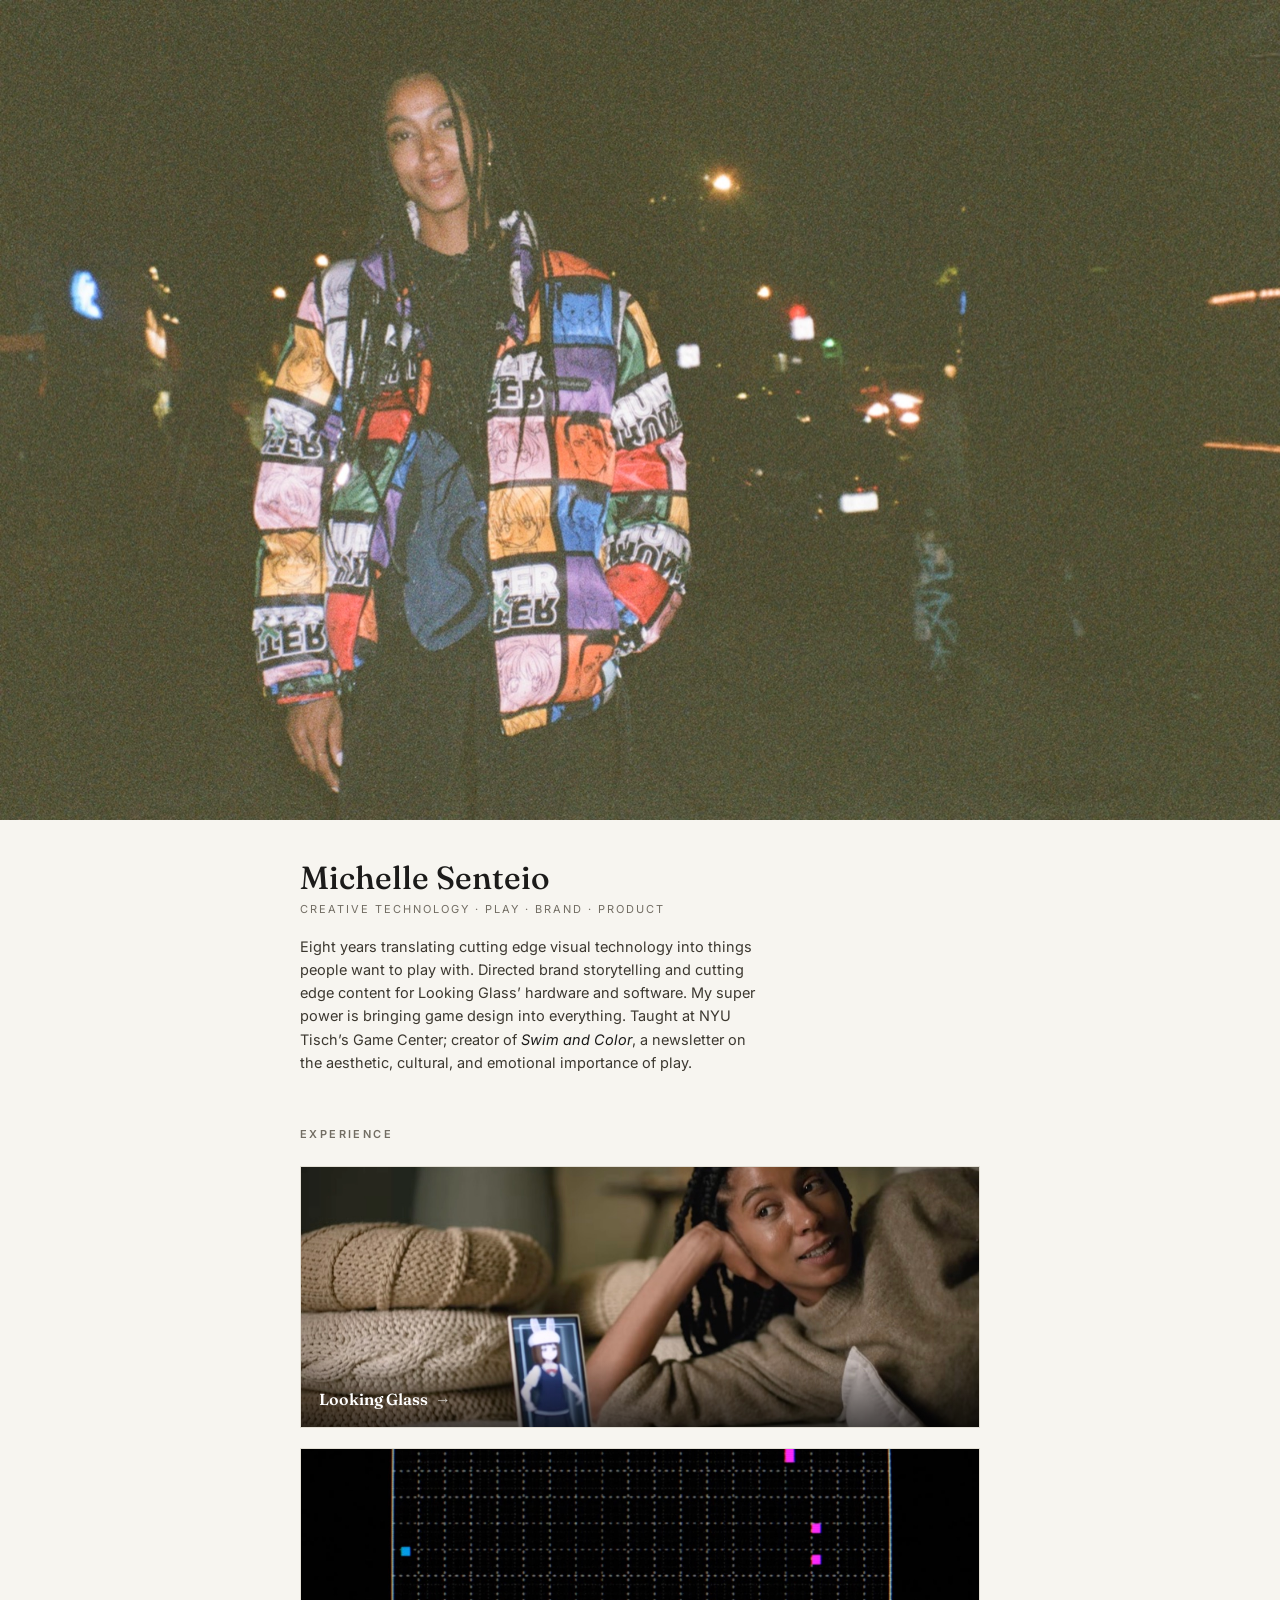
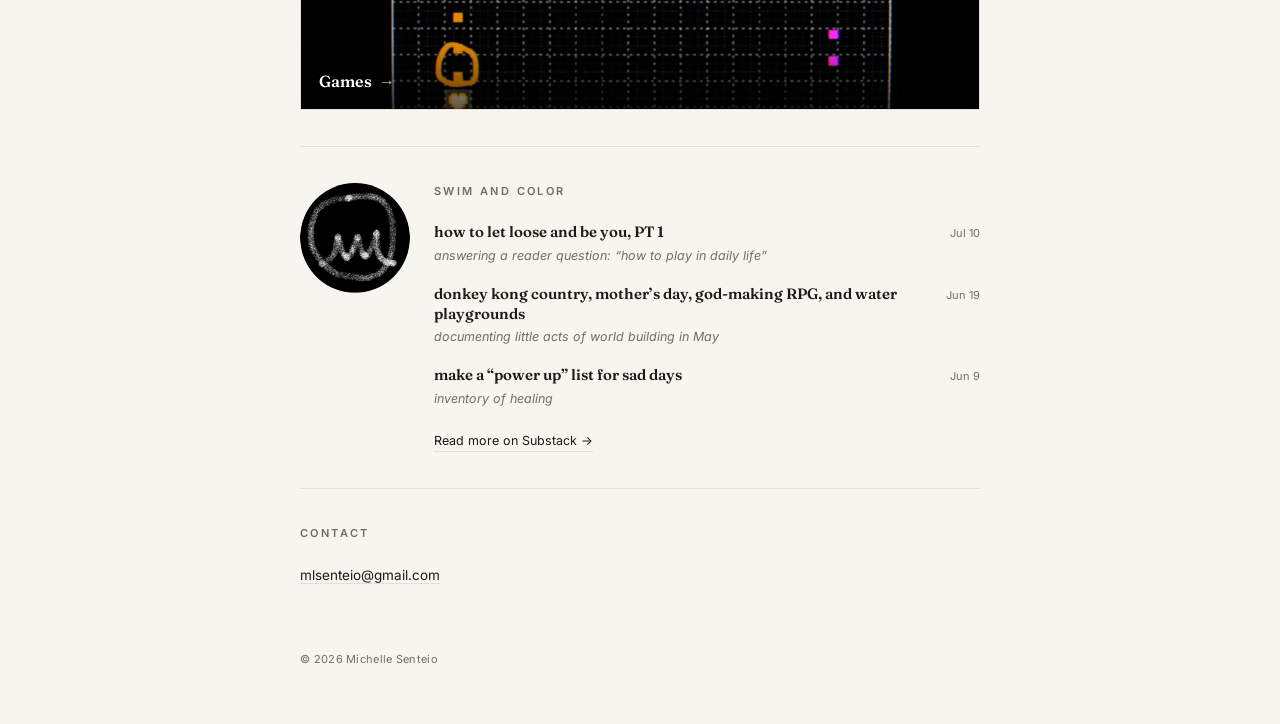
<file: index.html>
<!doctype html>
<html lang="en">
<head>
<meta charset="utf-8">
<meta name="viewport" content="width=device-width, initial-scale=1">
<title>Michelle Senteio</title>
<meta name="description" content="Michelle Senteio — Creative Technology, Play, Brand &amp; Product">
<meta name="robots" content="noindex, nofollow">

<link rel="icon" type="image/png" sizes="32x32" href="images/favicon-32.png">
<link rel="icon" type="image/png" sizes="512x512" href="images/favicon-512.png">
<link rel="apple-touch-icon" href="images/apple-touch-icon.png">

<meta property="og:type" content="website">
<meta property="og:title" content="Michelle Senteio">
<meta property="og:description" content="Creative Technology · Play · Brand · Product">
<meta property="og:url" content="https://www.michellesenteio.com/">
<meta property="og:image" content="https://www.michellesenteio.com/images/og-image.jpg">

<meta name="twitter:card" content="summary_large_image">
<meta name="twitter:title" content="Michelle Senteio">
<meta name="twitter:description" content="Creative Technology · Play · Brand · Product">
<meta name="twitter:image" content="https://www.michellesenteio.com/images/og-image.jpg">

<link rel="preconnect" href="https://fonts.googleapis.com">
<link rel="preconnect" href="https://fonts.gstatic.com" crossorigin>
<link href="https://fonts.googleapis.com/css2?family=Fraunces:opsz,wght@9..144,400;9..144,500;9..144,600&family=Inter:wght@400;500;600&display=swap" rel="stylesheet">
<link rel="stylesheet" href="styles.css">
</head>
<body>

  <div class="banner">
    <img class="banner-img" src="images/michelle-headshot.jpg" alt="Michelle Senteio">
  </div>

  <div class="container">
  <header class="intro">
    <h1 class="name">Michelle Senteio</h1>
    <p class="role-line">Creative Technology &middot; Play &middot; Brand &middot; Product</p>
    <div class="lede-row">
      <p class="lede">Eight years translating cutting edge visual technology into things people want to play with. Directed brand storytelling and cutting edge content for Looking Glass&rsquo; hardware and software. My super power is bringing game design into everything. Taught at NYU Tisch&rsquo;s Game Center; creator of <em>Swim and Color</em>, a newsletter on the aesthetic, cultural, and emotional importance of play.</p>
    </div>
  </header>

  <main>
    <section class="section" id="experience">
      <h2>Experience</h2>
      <a class="project-card" href="looking-glass.html">
        <span class="project-card-media">
          <img src="images/launch-film-still.jpg" alt="Looking Glass">
          <span class="project-card-label">Looking Glass <span class="arrow">&rarr;</span></span>
        </span>
      </a>

      <a class="project-card" href="games.html">
        <span class="project-card-media">
          <img src="images/games-thumb.jpg" alt="Games">
          <span class="project-card-label">Games <span class="arrow">&rarr;</span></span>
        </span>
      </a>
    </section>

    <div class="rule wide"></div>

    <section class="section" id="newsletter">
      <div class="newsletter-row">
        <img class="newsletter-logo" src="images/swim-color-crown-logo.jpg" alt="Swim and Color logo">
        <div class="newsletter-content">
          <h2>Swim and Color</h2>
          <ul class="newsletter-list">
            <li>
              <a href="https://swimandcolor.substack.com/p/how-to-let-loose-and-be-you-pt-1" target="_blank" rel="noopener">
                <span class="newsletter-title">how to let loose and be you, PT 1</span>
                <span class="newsletter-date">Jul 10</span>
              </a>
              <p class="newsletter-sub">answering a reader question: &ldquo;how to play in daily life&rdquo;</p>
            </li>
            <li>
              <a href="https://swimandcolor.substack.com/p/donkey-kong-country-mothers-day-god" target="_blank" rel="noopener">
                <span class="newsletter-title">donkey kong country, mother&rsquo;s day, god-making RPG, and water playgrounds</span>
                <span class="newsletter-date">Jun 19</span>
              </a>
              <p class="newsletter-sub">documenting little acts of world building in May</p>
            </li>
            <li>
              <a href="https://swimandcolor.substack.com/p/make-a-power-up-list-for-sad-days" target="_blank" rel="noopener">
                <span class="newsletter-title">make a &ldquo;power up&rdquo; list for sad days</span>
                <span class="newsletter-date">Jun 9</span>
              </a>
              <p class="newsletter-sub">inventory of healing</p>
            </li>
          </ul>
          <a class="newsletter-more" href="https://swimandcolor.substack.com" target="_blank" rel="noopener">Read more on Substack &rarr;</a>
        </div>
      </div>
    </section>

    <div class="rule wide"></div>

    <section class="section" id="contact">
      <h2>Contact</h2>
      <ul class="contact">
        <li><a href="mailto:mlsenteio@gmail.com">mlsenteio@gmail.com</a></li>
      </ul>
    </section>
  </main>

  <footer class="site-footer">
    <span>&copy; 2026 Michelle Senteio</span>
  </footer>
  </div>

  <script src="script.js"></script>
</body>
</html>
</file>
<file: styles.css>
:root{
  --ink:#1C1B1A;
  --muted:#726D63;
  --paper:#F7F5F0;
  --line:#E3DFD5;
  --serif:'Fraunces',Georgia,'Times New Roman',serif;
  --sans:'Inter',-apple-system,BlinkMacSystemFont,'Segoe UI',sans-serif;
  --max:680px;
}

*{box-sizing:border-box}
html,body{margin:0;padding:0}

body{
  background:var(--paper);
  color:var(--ink);
  font-family:var(--sans);
  line-height:1.6;
  -webkit-font-smoothing:antialiased;
}

.container{
  padding:0 24px;
}

header.intro,
main,
footer.site-footer{
  max-width:var(--max);
  margin:0 auto;
}

/* ---------- BANNER ---------- */
.banner{
  width:100%;
  line-height:0;
}

.banner-img{
  width:100%;
  height:auto;
  display:block;
}

/* ---------- INTRO ---------- */
header.intro{
  padding:40px 0 8px;
}

.name{
  font-family:var(--serif);
  font-weight:500;
  font-size:32px;
  line-height:1.1;
  margin:0 0 6px;
}

.role-line{
  font-size:11px;
  letter-spacing:2px;
  text-transform:uppercase;
  color:var(--muted);
  margin:0 0 16px;
}

.lede-row{
  display:flex;
  gap:24px;
  align-items:flex-start;
}

.lede{
  font-size:14.5px;
  color:#3C3830;
  line-height:1.6;
  margin:0;
  max-width:52ch;
  flex:1;
}

.lede em{font-style:italic;color:var(--ink)}

@media (max-width:560px){
  header.intro{padding-top:32px}
  .lede-row{flex-direction:column-reverse;gap:20px}
}

/* ---------- SECTIONS ---------- */
main{padding:44px 0 8px}

.section{margin-bottom:8px}

.section h2{
  font-family:var(--sans);
  font-weight:600;
  font-size:11px;
  letter-spacing:2.4px;
  text-transform:uppercase;
  color:var(--muted);
  margin:0 0 22px;
}

.rule{height:1px;background:var(--line);margin:22px 0}
.rule.wide{margin:36px 0}

/* ---------- EXPERIENCE ---------- */
.wip{
  font-style:italic;
  font-size:13.5px;
  color:var(--muted);
  margin:0 0 28px;
}

.project-card{
  display:block;
  text-decoration:none;
  color:inherit;
  margin-top:20px;
}

.project-card:first-of-type{
  margin-top:0;
}

.project-card-media{
  position:relative;
  display:block;
  overflow:hidden;
  border:1px solid var(--line);
}

.project-card-media img{
  width:100%;
  height:260px;
  object-fit:cover;
  display:block;
  transition:transform .3s ease;
}

.project-card:hover .project-card-media img{
  transform:scale(1.03);
}

.project-card-label{
  position:absolute;
  left:0;
  right:0;
  bottom:0;
  margin:0;
  padding:28px 18px 14px;
  background:linear-gradient(to top, rgba(0,0,0,.6), rgba(0,0,0,0));
  font-family:var(--serif);
  font-weight:600;
  font-size:16px;
  color:#fff;
}

.project-card-label .arrow{
  color:rgba(255,255,255,.75);
  display:inline-block;
  margin-left:4px;
  transition:margin-left .2s ease;
}

.project-card:hover .project-card-label .arrow{
  margin-left:9px;
}

/* ---------- SUBPAGES ---------- */
.subpage-header{
  padding:40px 0 8px;
  max-width:var(--max);
  margin:0 auto;
}

.back-link{
  display:inline-block;
  font-size:12.5px;
  color:var(--muted);
  text-decoration:none;
  margin-bottom:16px;
}

.back-link:hover{
  color:var(--ink);
}

.subpage-title{
  font-family:var(--serif);
  font-weight:500;
  font-size:28px;
  margin:0;
}

.wip-images{
  display:grid;
  grid-template-columns:repeat(auto-fit, minmax(260px, 1fr));
  gap:16px;
  margin-top:16px;
}

.wip-images a{
  display:contents;
}

.wip-images img,
.wip-images video{
  width:100%;
  height:260px;
  object-fit:cover;
  border:1px solid var(--line);
  display:block;
}

.wip-images img.contain{
  object-fit:contain;
  background:#fff;
  padding:16px;
}

.wip-images .full-aspect{
  height:auto;
  object-fit:contain;
  background:#000;
}

.wip-media-item{
  position:relative;
  display:block;
}

.wip-credit{
  position:absolute;
  left:0;
  right:0;
  bottom:0;
  margin:0;
  padding:10px 12px 8px;
  background:linear-gradient(to top, rgba(0,0,0,.6), rgba(0,0,0,0));
  color:#fff;
  font-size:11px;
  letter-spacing:.2px;
  pointer-events:none;
}

/* ---------- EDUCATION ---------- */
.edu{margin-bottom:14px}
.edu:last-child{margin-bottom:0}
.edu .t{font-family:var(--serif);font-weight:600;font-size:15px}
.edu .d{font-size:12.5px;color:var(--muted);margin-top:2px}

/* ---------- RECOGNITION ---------- */
ul.rec{list-style:none;margin:0;padding:0}
ul.rec li{
  font-size:13.5px;
  color:#3C3830;
  line-height:1.5;
  margin-bottom:9px;
}
ul.rec li:last-child{margin-bottom:0}
ul.rec .yr{
  font-family:var(--serif);
  font-weight:600;
  color:var(--ink);
  margin-right:8px;
}

/* ---------- NEWSLETTER ---------- */
.newsletter-row{
  display:flex;
  gap:24px;
  align-items:flex-start;
}

.newsletter-logo{
  width:110px;
  height:110px;
  border-radius:50%;
  object-fit:cover;
  flex-shrink:0;
}

.newsletter-content{
  flex:1;
  min-width:0;
}

@media (max-width:560px){
  .newsletter-row{flex-direction:column}
  .newsletter-logo{width:90px;height:90px}
}

ul.newsletter-list{list-style:none;margin:0;padding:0}

ul.newsletter-list li{margin-bottom:18px}
ul.newsletter-list li:last-child{margin-bottom:0}

ul.newsletter-list a{
  display:flex;
  justify-content:space-between;
  align-items:baseline;
  gap:14px;
  text-decoration:none;
}

.newsletter-title{
  font-family:var(--serif);
  font-weight:600;
  font-size:15px;
  color:var(--ink);
  line-height:1.35;
}

ul.newsletter-list a:hover .newsletter-title{
  text-decoration:underline;
}

.newsletter-date{
  font-size:11px;
  color:var(--muted);
  white-space:nowrap;
  flex-shrink:0;
}

.newsletter-sub{
  font-size:12.5px;
  color:var(--muted);
  font-style:italic;
  margin:3px 0 0;
}

.newsletter-more{
  display:inline-block;
  margin-top:22px;
  font-size:12.5px;
  color:var(--ink);
  text-decoration:none;
  border-bottom:1px solid var(--line);
}

.newsletter-more:hover{
  border-bottom-color:var(--ink);
}

/* ---------- CONTACT ---------- */
ul.contact{list-style:none;margin:0;padding:0}
ul.contact li{margin-bottom:6px;font-size:13.5px}
ul.contact a{color:var(--ink);text-decoration:none;border-bottom:1px solid var(--line)}
ul.contact a:hover{border-bottom-color:var(--ink)}

/* ---------- FOOTER ---------- */
.site-footer{
  padding:48px 0 56px;
  font-size:11px;
  color:var(--muted);
  letter-spacing:.3px;
}

/* ---------- WORK LIST ---------- */
.work-list{
  margin-top:20px;
}

.work-item{
  margin-bottom:36px;
}

.work-item:last-child{
  margin-bottom:0;
}

.work-item-media{
  position:relative;
  width:100%;
  height:320px;
  overflow:hidden;
  border:1px solid var(--line);
  cursor:pointer;
}

.work-item-media img,
.work-item-media video{
  position:absolute;
  inset:0;
  width:100%;
  height:100%;
  object-fit:cover;
  display:block;
}

.work-item-media video{
  opacity:0;
  transition:opacity .25s ease;
}

.work-item-media.is-playing video{
  opacity:1;
}

.work-item-text{
  margin-top:12px;
}

.work-item-text h3{
  font-family:var(--serif);
  font-weight:600;
  font-size:18px;
  margin:0 0 4px;
}

.work-desc{
  font-size:13.5px;
  line-height:1.6;
  color:#3C3830;
  margin:0 0 16px;
}

.work-meta{
  margin-bottom:16px;
}

.work-meta-row{
  font-size:12.5px;
  color:var(--muted);
  line-height:1.6;
}

.work-meta-label{
  font-weight:600;
  color:var(--ink);
  margin-right:6px;
}

.work-showcase{
  margin-bottom:16px;
  font-size:12.5px;
  color:var(--muted);
}

.work-showcase summary{
  cursor:pointer;
  color:var(--ink);
  font-weight:600;
}

.work-showcase ul{
  list-style:none;
  margin:10px 0 0;
  padding:0;
}

.work-showcase li{
  margin-bottom:5px;
  line-height:1.5;
}

.work-links{
  display:flex;
  flex-direction:column;
  gap:5px;
  font-size:12.5px;
}

.work-links a{
  color:var(--ink);
  text-decoration:none;
  border-bottom:1px solid var(--line);
  align-self:flex-start;
}

.work-links a:hover{
  border-bottom-color:var(--ink);
}

.work-play-link{
  display:inline-block;
  font-family:var(--serif);
  font-weight:600;
  font-size:14px;
  color:var(--ink);
  text-decoration:none;
  border-bottom:1.5px solid var(--ink);
  margin-bottom:16px;
}

.work-play-link:hover{
  opacity:.7;
}

.video-embed{
  position:relative;
  width:100%;
  padding-bottom:56.25%;
  height:0;
  overflow:hidden;
  margin:0 0 16px;
  border:1px solid var(--line);
  background:#000;
}

.video-embed iframe{
  position:absolute;
  inset:0;
  width:100%;
  height:100%;
  border:0;
}

.tiktok-embed-wrap{
  display:flex;
  justify-content:center;
  margin-top:20px;
}

.rgbd-pair{
  display:grid;
  grid-template-columns:1fr 1fr;
  gap:16px;
  margin-bottom:28px;
}

.rgbd-pair video{
  width:100%;
  height:auto;
  display:block;
  border:1px solid var(--line);
  background:#000;
}

@media (max-width:560px){
  .rgbd-pair{grid-template-columns:1fr}
}
</file>
